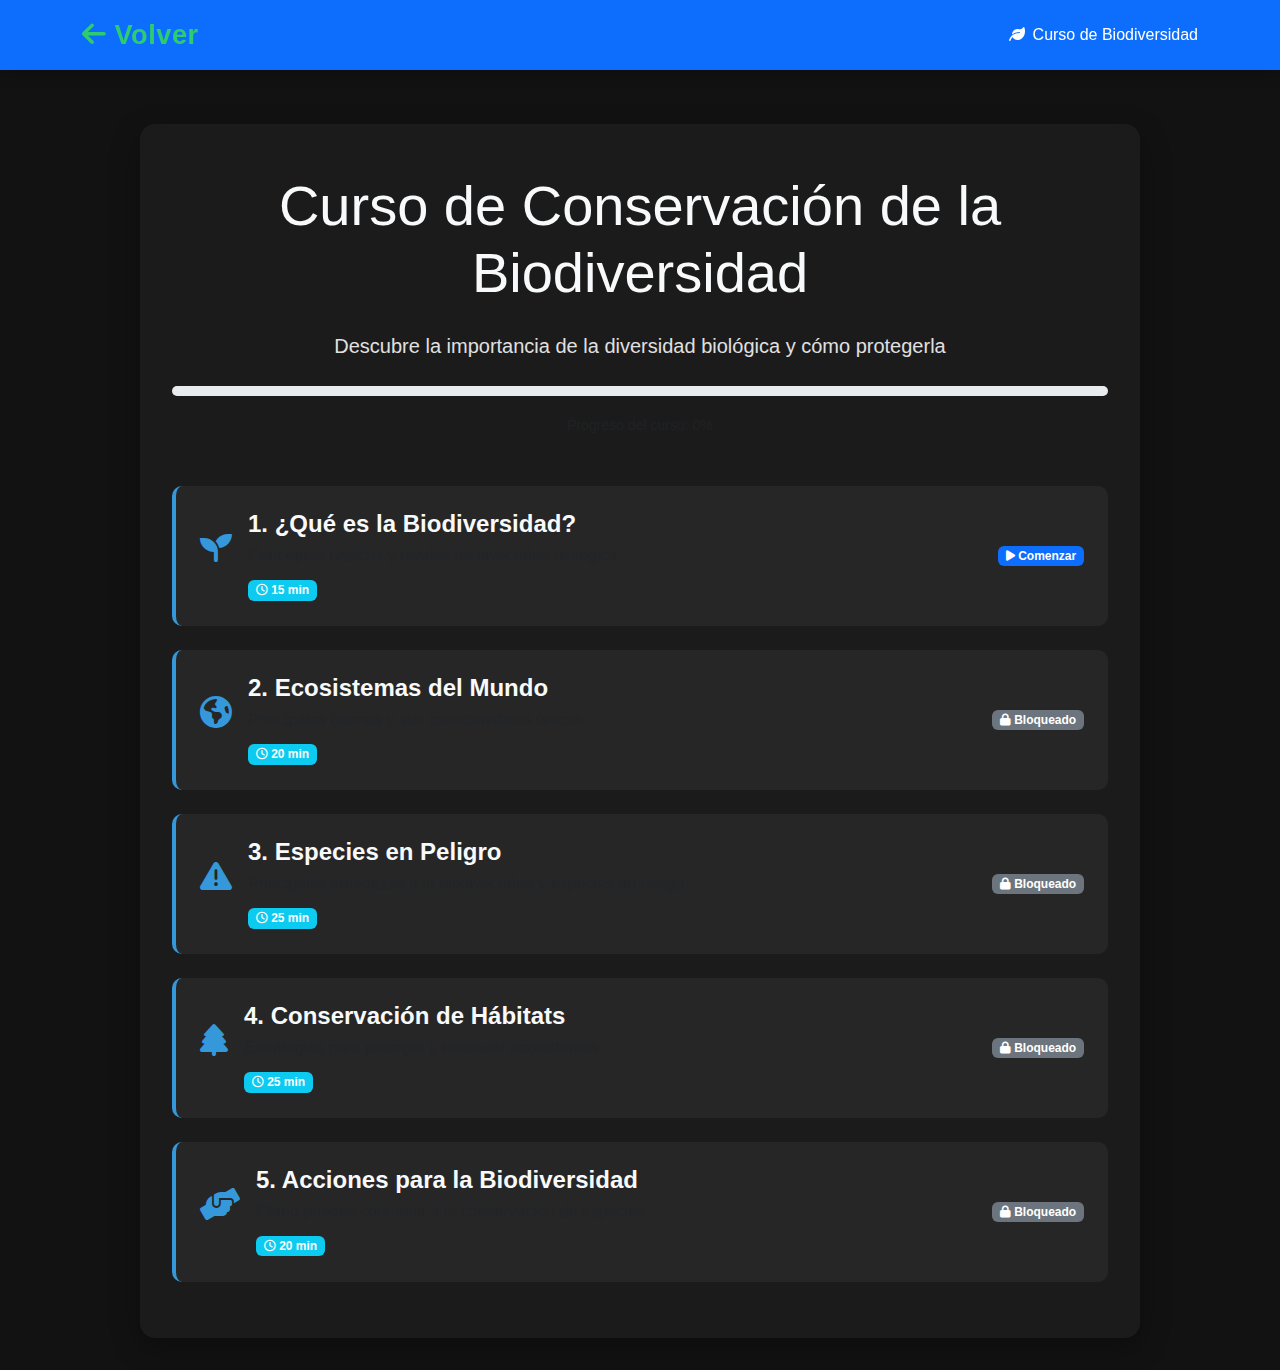
<file: cursos/biodiversidad.html>
<!DOCTYPE html>
<html lang="es">
<head>
    <meta charset="UTF-8">
    <meta name="viewport" content="width=device-width, initial-scale=1.0">
    <title>Curso de Biodiversidad - AmbiTrack</title>
    <link href="https://cdn.jsdelivr.net/npm/bootstrap@5.3.0/dist/css/bootstrap.min.css" rel="stylesheet">
    <link rel="stylesheet" href="https://cdnjs.cloudflare.com/ajax/libs/font-awesome/6.0.0-beta3/css/all.min.css">
    <link rel="stylesheet" href="../css/styles.css">
    <style>
        .course-container {
            max-width: 1000px;
            margin: 2rem auto;
            padding: 2rem;
            background: rgba(30, 30, 30, 0.8);
            border-radius: 15px;
            box-shadow: 0 10px 30px rgba(0, 0, 0, 0.3);
        }
        
        .module-card {
            background: rgba(255, 255, 255, 0.05);
            border-radius: 10px;
            padding: 1.5rem;
            margin-bottom: 1.5rem;
            border-left: 4px solid #3498db;
            transition: transform 0.3s;
        }
        
        .module-card:hover {
            transform: translateY(-5px);
            background: rgba(52, 152, 219, 0.1);
        }
        
        .progress {
            height: 10px;
            margin: 1rem 0;
        }
        
        .module-badge {
            position: absolute;
            top: 1rem;
            right: 1rem;
            font-size: 0.8rem;
        }
        
        .biodiversity-icon {
            font-size: 2rem;
            margin-bottom: 1rem;
            color: #3498db;
        }
    </style>
</head>
<body>
    <!-- Navigation -->
    <nav class="navbar navbar-expand-lg navbar-dark bg-primary fixed-top">
        <div class="container">
            <a class="navbar-brand" href="../index.html">
                <i class="fas fa-arrow-left me-2"></i>Volver
            </a>
            <span class="navbar-text text-white">
                <i class="fas fa-leaf me-2"></i>Curso de Biodiversidad
            </span>
        </div>
    </nav>

    <div class="container course-container mt-5 pt-5">
        <div class="text-center mb-5">
            <h1 class="display-4">Curso de Conservación de la Biodiversidad</h1>
            <p class="lead">Descubre la importancia de la diversidad biológica y cómo protegerla</p>
            
            <div class="progress mt-4">
                <div class="progress-bar bg-primary" role="progressbar" style="width: 0%" id="course-progress"></div>
            </div>
            <small class="text-muted">Progreso del curso: <span id="progress-text">0%</span></small>
        </div>
        
        <div class="row" id="modules-container">
            <!-- Módulos se cargarán aquí dinámicamente -->
        </div>
    </div>

    <script>
        document.addEventListener('DOMContentLoaded', function() {
            const modules = [
                {
                    id: 1,
                    title: '¿Qué es la Biodiversidad?',
                    description: 'Conceptos básicos y niveles de diversidad biológica.',
                    duration: '15 min',
                    completed: false,
                    locked: false,
                    icon: 'fa-seedling'
                },
                {
                    id: 2,
                    title: 'Ecosistemas del Mundo',
                    description: 'Principales biomas y sus características únicas.',
                    duration: '20 min',
                    completed: false,
                    locked: true,
                    icon: 'fa-globe-americas'
                },
                {
                    id: 3,
                    title: 'Especies en Peligro',
                    description: 'Principales amenazas a la biodiversidad y especies en riesgo.',
                    duration: '25 min',
                    completed: false,
                    locked: true,
                    icon: 'fa-exclamation-triangle'
                },
                {
                    id: 4,
                    title: 'Conservación de Hábitats',
                    description: 'Estrategias para proteger y restaurar ecosistemas.',
                    duration: '25 min',
                    completed: false,
                    locked: true,
                    icon: 'fa-tree'
                },
                {
                    id: 5,
                    title: 'Acciones para la Biodiversidad',
                    description: 'Cómo puedes contribuir a la conservación de especies.',
                    duration: '20 min',
                    completed: false,
                    locked: true,
                    icon: 'fa-hands-helping'
                }
            ];
            
            const modulesContainer = document.getElementById('modules-container');
            
            function renderModules() {
                modulesContainer.innerHTML = '';
                let completedCount = 0;
                
                modules.forEach(module => {
                    const moduleElement = document.createElement('div');
                    moduleElement.className = 'col-md-12';
                    
                    let badge = '';
                    if (module.completed) {
                        badge = '<span class="badge bg-success"><i class="fas fa-check"></i> Completado</span>';
                        completedCount++;
                    } else if (module.locked) {
                        badge = '<span class="badge bg-secondary"><i class="fas fa-lock"></i> Bloqueado</span>';
                    } else {
                        badge = '<span class="badge bg-primary"><i class="fas fa-play"></i> Comenzar</span>';
                    }
                    
                    moduleElement.innerHTML = `
                        <div class="module-card position-relative">
                            <div class="d-flex justify-content-between align-items-center">
                                <div>
                                    <div class="d-flex align-items-center">
                                        <i class="fas ${module.icon} me-3 biodiversity-icon"></i>
                                        <div>
                                            <h4 class="mb-1">${module.id}. ${module.title}</h4>
                                            <p class="mb-2 text-muted">${module.description}</p>
                                            <span class="badge bg-info"><i class="far fa-clock"></i> ${module.duration}</span>
                                        </div>
                                    </div>
                                </div>
                                ${badge}
                            </div>
                        </div>
                    `;
                    
                    if (!module.locked) {
                        moduleElement.querySelector('.module-card').style.cursor = 'pointer';
                        moduleElement.querySelector('.module-card').addEventListener('click', () => {
                            startModule(module.id);
                        });
                    }
                    
                    modulesContainer.appendChild(moduleElement);
                });
                
                // Actualizar progreso
                const progress = Math.round((completedCount / modules.length) * 100);
                document.getElementById('course-progress').style.width = `${progress}%`;
                document.getElementById('progress-text').textContent = `${progress}%`;
            }
            
            function startModule(moduleId) {
                // Aquí iría la lógica para cargar el contenido del módulo
                alert(`Iniciando módulo ${moduleId}: ${modules[moduleId - 1].title}`);
                // Marcar como completado después de ver el módulo
                modules[moduleId - 1].completed = true;
                // Desbloquear el siguiente módulo si existe
                if (moduleId < modules.length) {
                    modules[moduleId].locked = false;
                }
                renderModules();
            }
            
            // Inicializar
            renderModules();
        });
    </script>
</body>
</html>
</file>
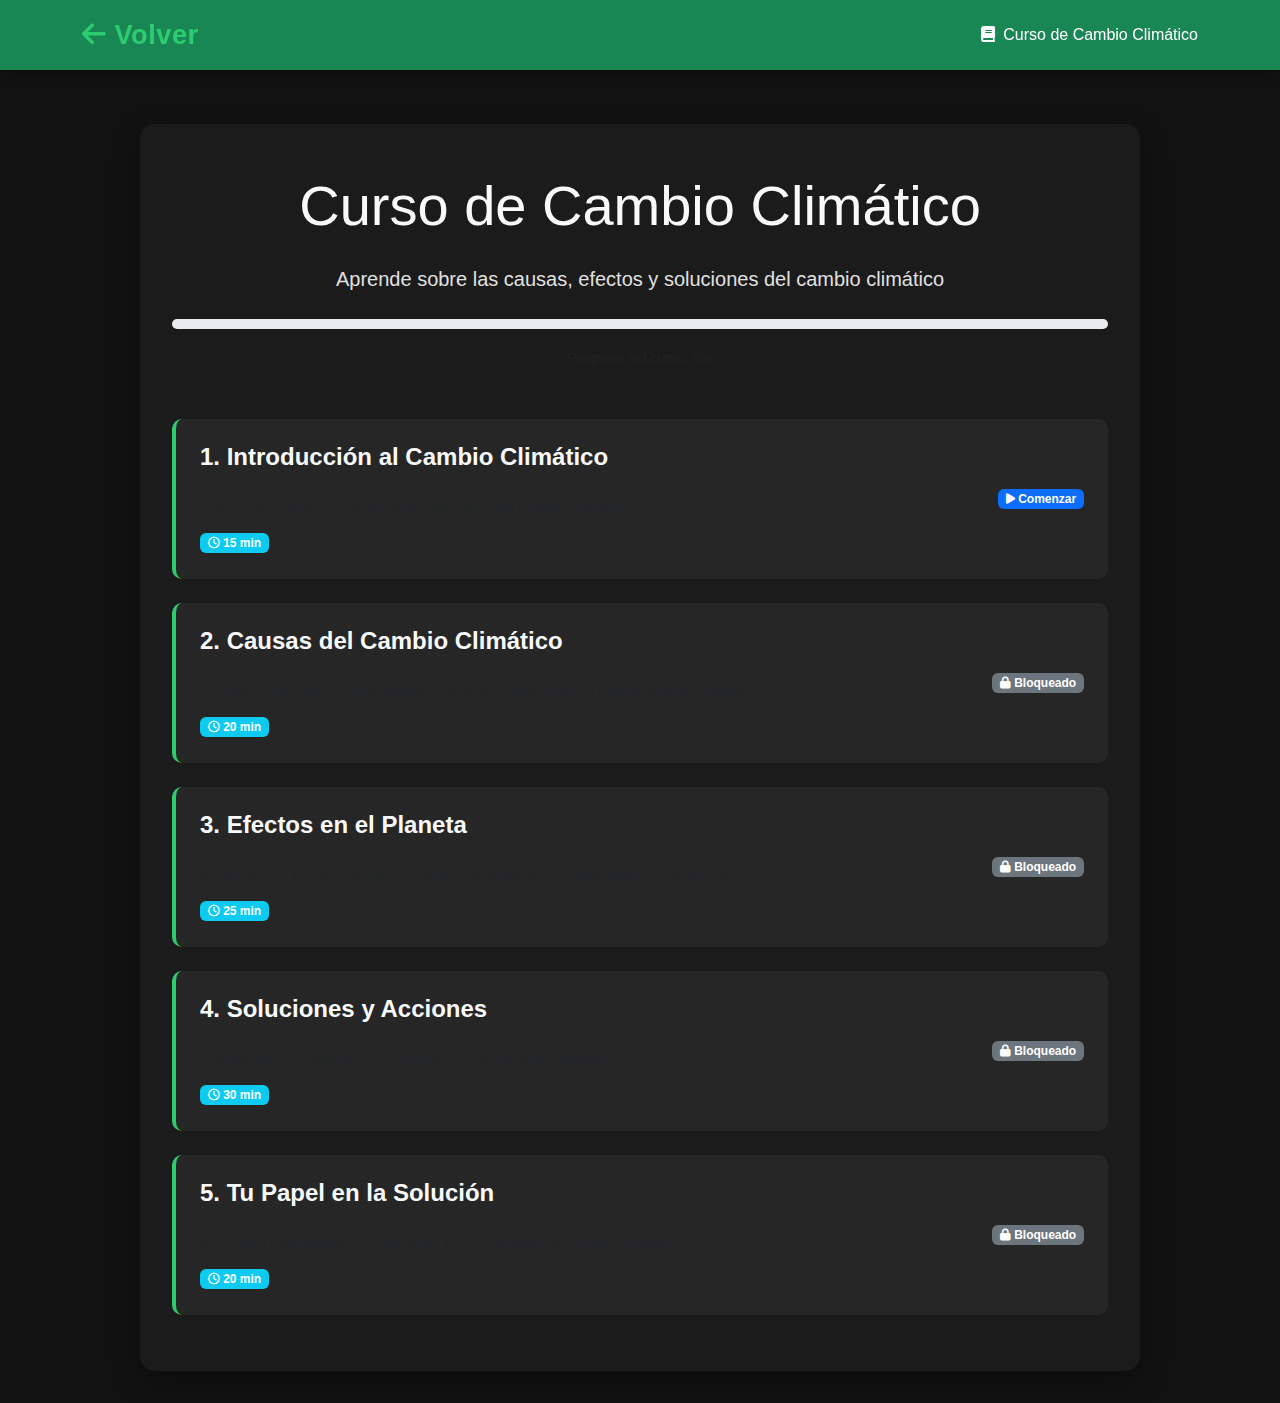
<file: cursos/cambio-climatico.html>
<!DOCTYPE html>
<html lang="es">
<head>
    <meta charset="UTF-8">
    <meta name="viewport" content="width=device-width, initial-scale=1.0">
    <title>Curso de Cambio Climático - AmbiTrack</title>
    <link href="https://cdn.jsdelivr.net/npm/bootstrap@5.3.0/dist/css/bootstrap.min.css" rel="stylesheet">
    <link rel="stylesheet" href="https://cdnjs.cloudflare.com/ajax/libs/font-awesome/6.0.0-beta3/css/all.min.css">
    <link rel="stylesheet" href="../css/styles.css">
    <style>
        .course-container {
            max-width: 1000px;
            margin: 2rem auto;
            padding: 2rem;
            background: rgba(30, 30, 30, 0.8);
            border-radius: 15px;
            box-shadow: 0 10px 30px rgba(0, 0, 0, 0.3);
        }
        
        .module-card {
            background: rgba(255, 255, 255, 0.05);
            border-radius: 10px;
            padding: 1.5rem;
            margin-bottom: 1.5rem;
            border-left: 4px solid var(--primary-color);
            transition: transform 0.3s;
        }
        
        .module-card:hover {
            transform: translateY(-5px);
            background: rgba(46, 204, 113, 0.1);
        }
        
        .progress {
            height: 10px;
            margin: 1rem 0;
        }
        
        .module-badge {
            position: absolute;
            top: 1rem;
            right: 1rem;
            font-size: 0.8rem;
        }
    </style>
</head>
<body>
    <!-- Navigation -->
    <nav class="navbar navbar-expand-lg navbar-dark bg-success fixed-top">
        <div class="container">
            <a class="navbar-brand" href="../index.html">
                <i class="fas fa-arrow-left me-2"></i>Volver
            </a>
            <span class="navbar-text text-white">
                <i class="fas fa-book me-2"></i>Curso de Cambio Climático
            </span>
        </div>
    </nav>

    <div class="container course-container mt-5 pt-5">
        <div class="text-center mb-5">
            <h1 class="display-4">Curso de Cambio Climático</h1>
            <p class="lead">Aprende sobre las causas, efectos y soluciones del cambio climático</p>
            
            <div class="progress mt-4">
                <div class="progress-bar bg-success" role="progressbar" style="width: 0%" id="course-progress"></div>
            </div>
            <small class="text-muted">Progreso del curso: <span id="progress-text">0%</span></small>
        </div>
        
        <div class="row" id="modules-container">
            <!-- Módulos se cargarán aquí dinámicamente -->
        </div>
    </div>

    <script>
        document.addEventListener('DOMContentLoaded', function() {
            const modules = [
                {
                    id: 1,
                    title: 'Introducción al Cambio Climático',
                    description: 'Conceptos básicos y evidencia científica del cambio climático.',
                    duration: '15 min',
                    completed: false,
                    locked: false
                },
                {
                    id: 2,
                    title: 'Causas del Cambio Climático',
                    description: 'Factores naturales y antropogénicos que contribuyen al calentamiento global.',
                    duration: '20 min',
                    completed: false,
                    locked: true
                },
                {
                    id: 3,
                    title: 'Efectos en el Planeta',
                    description: 'Impactos en los ecosistemas, clima y fenómenos meteorológicos extremos.',
                    duration: '25 min',
                    completed: false,
                    locked: true
                },
                {
                    id: 4,
                    title: 'Soluciones y Acciones',
                    description: 'Estrategias de mitigación y adaptación al cambio climático.',
                    duration: '30 min',
                    completed: false,
                    locked: true
                },
                {
                    id: 5,
                    title: 'Tu Papel en la Solución',
                    description: 'Acciones individuales y colectivas para combatir el cambio climático.',
                    duration: '20 min',
                    completed: false,
                    locked: true
                }
            ];
            
            const modulesContainer = document.getElementById('modules-container');
            
            function renderModules() {
                modulesContainer.innerHTML = '';
                let completedCount = 0;
                
                modules.forEach(module => {
                    const moduleElement = document.createElement('div');
                    moduleElement.className = 'col-md-12';
                    
                    let badge = '';
                    if (module.completed) {
                        badge = '<span class="badge bg-success"><i class="fas fa-check"></i> Completado</span>';
                        completedCount++;
                    } else if (module.locked) {
                        badge = '<span class="badge bg-secondary"><i class="fas fa-lock"></i> Bloqueado</span>';
                    } else {
                        badge = '<span class="badge bg-primary"><i class="fas fa-play"></i> Comenzar</span>';
                    }
                    
                    moduleElement.innerHTML = `
                        <div class="module-card position-relative">
                            <div class="d-flex justify-content-between align-items-center">
                                <div>
                                    <h4>${module.id}. ${module.title}</h4>
                                    <p class="mb-2 text-muted">${module.description}</p>
                                    <span class="badge bg-info"><i class="far fa-clock"></i> ${module.duration}</span>
                                </div>
                                ${badge}
                            </div>
                        </div>
                    `;
                    
                    if (!module.locked) {
                        moduleElement.querySelector('.module-card').style.cursor = 'pointer';
                        moduleElement.querySelector('.module-card').addEventListener('click', () => {
                            startModule(module.id);
                        });
                    }
                    
                    modulesContainer.appendChild(moduleElement);
                });
                
                // Actualizar progreso
                const progress = Math.round((completedCount / modules.length) * 100);
                document.getElementById('course-progress').style.width = `${progress}%`;
                document.getElementById('progress-text').textContent = `${progress}%`;
            }
            
            function startModule(moduleId) {
                // Aquí iría la lógica para cargar el contenido del módulo
                alert(`Iniciando módulo ${moduleId}: ${modules[moduleId - 1].title}`);
                // Marcar como completado después de ver el módulo
                modules[moduleId - 1].completed = true;
                // Desbloquear el siguiente módulo si existe
                if (moduleId < modules.length) {
                    modules[moduleId].locked = false;
                }
                renderModules();
            }
            
            // Inicializar
            renderModules();
        });
    </script>
</body>
</html>
</file>
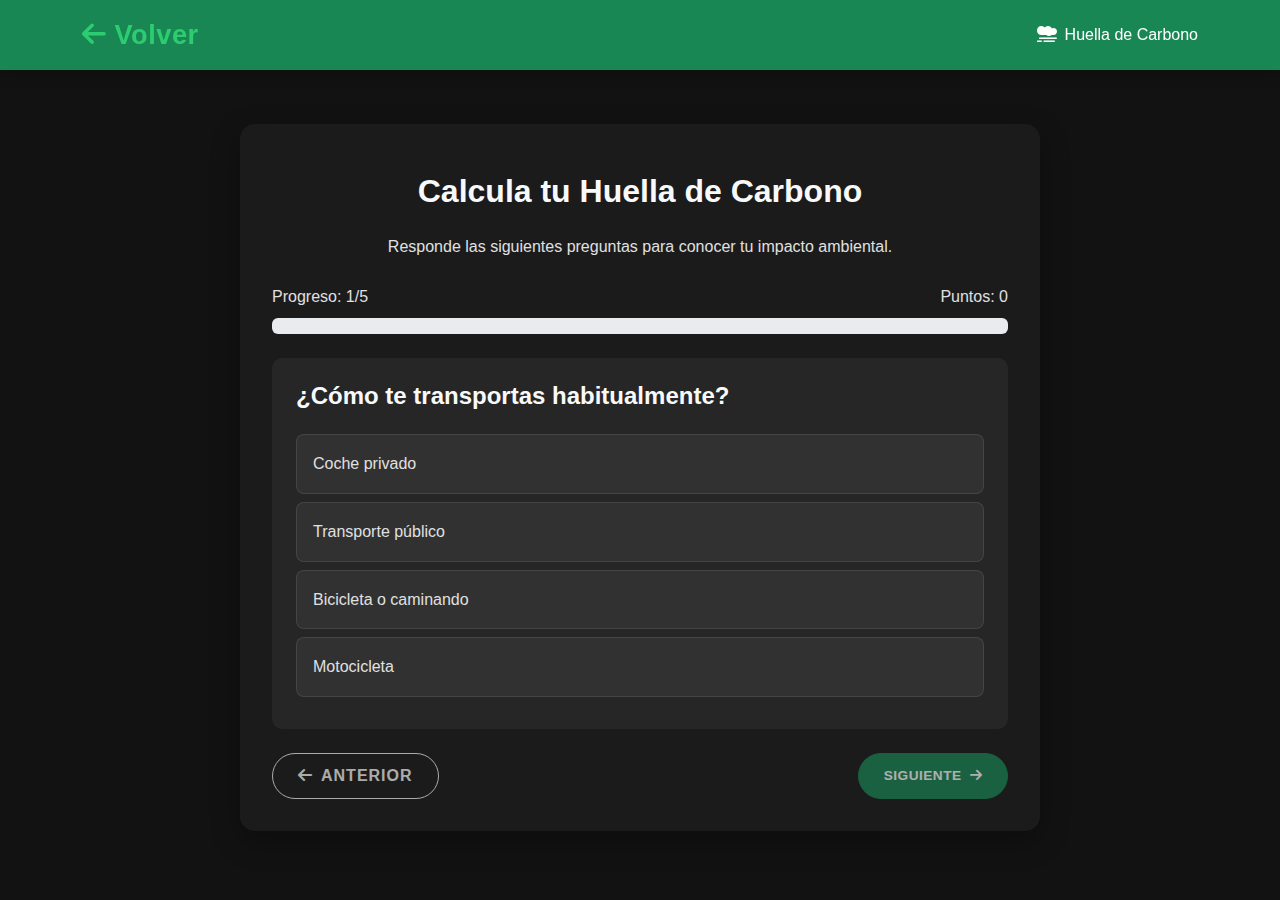
<file: games/huella-carbono.html>
<!DOCTYPE html>
<html lang="es">
<head>
    <meta charset="UTF-8">
    <meta name="viewport" content="width=device-width, initial-scale=1.0">
    <title>Huella de Carbono - AmbiTrack</title>
    <link href="https://cdn.jsdelivr.net/npm/bootstrap@5.3.0/dist/css/bootstrap.min.css" rel="stylesheet">
    <link rel="stylesheet" href="https://cdnjs.cloudflare.com/ajax/libs/font-awesome/6.0.0-beta3/css/all.min.css">
    <link rel="stylesheet" href="../css/styles.css">
    <style>
        .game-container {
            max-width: 800px;
            margin: 2rem auto;
            padding: 2rem;
            background: rgba(30, 30, 30, 0.8);
            border-radius: 15px;
            box-shadow: 0 10px 30px rgba(0, 0, 0, 0.3);
        }
        
        .carbon-meter {
            height: 30px;
            background: #333;
            border-radius: 15px;
            margin: 2rem 0;
            overflow: hidden;
            position: relative;
        }
        
        .carbon-fill {
            height: 100%;
            width: 0%;
            background: linear-gradient(90deg, #2ecc71, #f1c40f, #e74c3c);
            transition: width 0.5s ease;
        }
        
        .carbon-labels {
            display: flex;
            justify-content: space-between;
            margin-top: 0.5rem;
            font-size: 0.9rem;
            color: var(--text-muted);
        }
        
        .question-container {
            background: rgba(255, 255, 255, 0.05);
            border-radius: 10px;
            padding: 1.5rem;
            margin: 1.5rem 0;
        }
        
        .option {
            background: rgba(255, 255, 255, 0.05);
            border: 1px solid rgba(255, 255, 255, 0.1);
            border-radius: 8px;
            padding: 1rem;
            margin: 0.5rem 0;
            cursor: pointer;
            transition: all 0.3s;
        }
        
        .option:hover {
            background: rgba(46, 204, 113, 0.1);
            border-color: rgba(46, 204, 113, 0.3);
        }
        
        .option.selected {
            background: rgba(46, 204, 113, 0.2);
            border-color: var(--primary-color);
        }
        
        .feedback {
            min-height: 50px;
            margin: 1rem 0;
            padding: 1rem;
            border-radius: 8px;
            font-weight: 500;
            display: none;
        }
        
        .feedback.correct {
            background: rgba(46, 204, 113, 0.1);
            border-left: 4px solid #2ecc71;
            color: #2ecc71;
        }
        
        .feedback.incorrect {
            background: rgba(231, 76, 60, 0.1);
            border-left: 4px solid #e74c3c;
            color: #e74c3c;
        }
        
        .result-container {
            display: none;
            text-align: center;
            padding: 2rem 0;
        }
        
        .result-icon {
            font-size: 4rem;
            margin-bottom: 1rem;
        }
    </style>
</head>
<body>
    <!-- Navigation -->
    <nav class="navbar navbar-expand-lg navbar-dark bg-success fixed-top">
        <div class="container">
            <a class="navbar-brand" href="../index.html">
                <i class="fas fa-arrow-left me-2"></i>Volver
            </a>
            <span class="navbar-text text-white">
                <i class="fas fa-smog me-2"></i>Huella de Carbono
            </span>
        </div>
    </nav>

    <div class="container game-container mt-5 pt-5">
        <h2 class="text-center mb-4">Calcula tu Huella de Carbono</h2>
        <p class="text-center mb-4">Responde las siguientes preguntas para conocer tu impacto ambiental.</p>
        
        <div class="progress-container mb-4">
            <div class="d-flex justify-content-between mb-2">
                <span>Progreso: <span id="current-question">1</span>/<span id="total-questions">0</span></span>
                <span>Puntos: <span id="carbon-score">0</span></span>
            </div>
            <div class="progress">
                <div id="progress-bar" class="progress-bar bg-success" role="progressbar" style="width: 0%"></div>
            </div>
        </div>
        
        <div id="question-container">
            <!-- Las preguntas se cargarán aquí dinámicamente -->
        </div>
        
        <div class="d-flex justify-content-between mt-4">
            <button id="prev-btn" class="btn btn-outline-light" disabled>
                <i class="fas fa-arrow-left me-2"></i>Anterior
            </button>
            <button id="next-btn" class="btn btn-success">
                Siguiente<i class="fas fa-arrow-right ms-2"></i>
            </button>
            <button id="finish-btn" class="btn btn-primary" style="display: none;">
                Ver resultados<i class="fas fa-chart-bar ms-2"></i>
            </button>
        </div>
        
        <div id="feedback" class="feedback"></div>
        
        <div id="result-container" class="result-container">
            <div class="result-icon"></div>
            <h3 id="result-title"></h3>
            <p id="result-description" class="lead"></p>
            <p id="result-tips"></p>
            <button id="restart-btn" class="btn btn-success mt-3">
                <i class="fas fa-redo me-2"></i>Intentar de nuevo
            </button>
        </div>
    </div>

    <script src="../js/games/huella-carbono.js"></script>
</body>
</html>
</file>
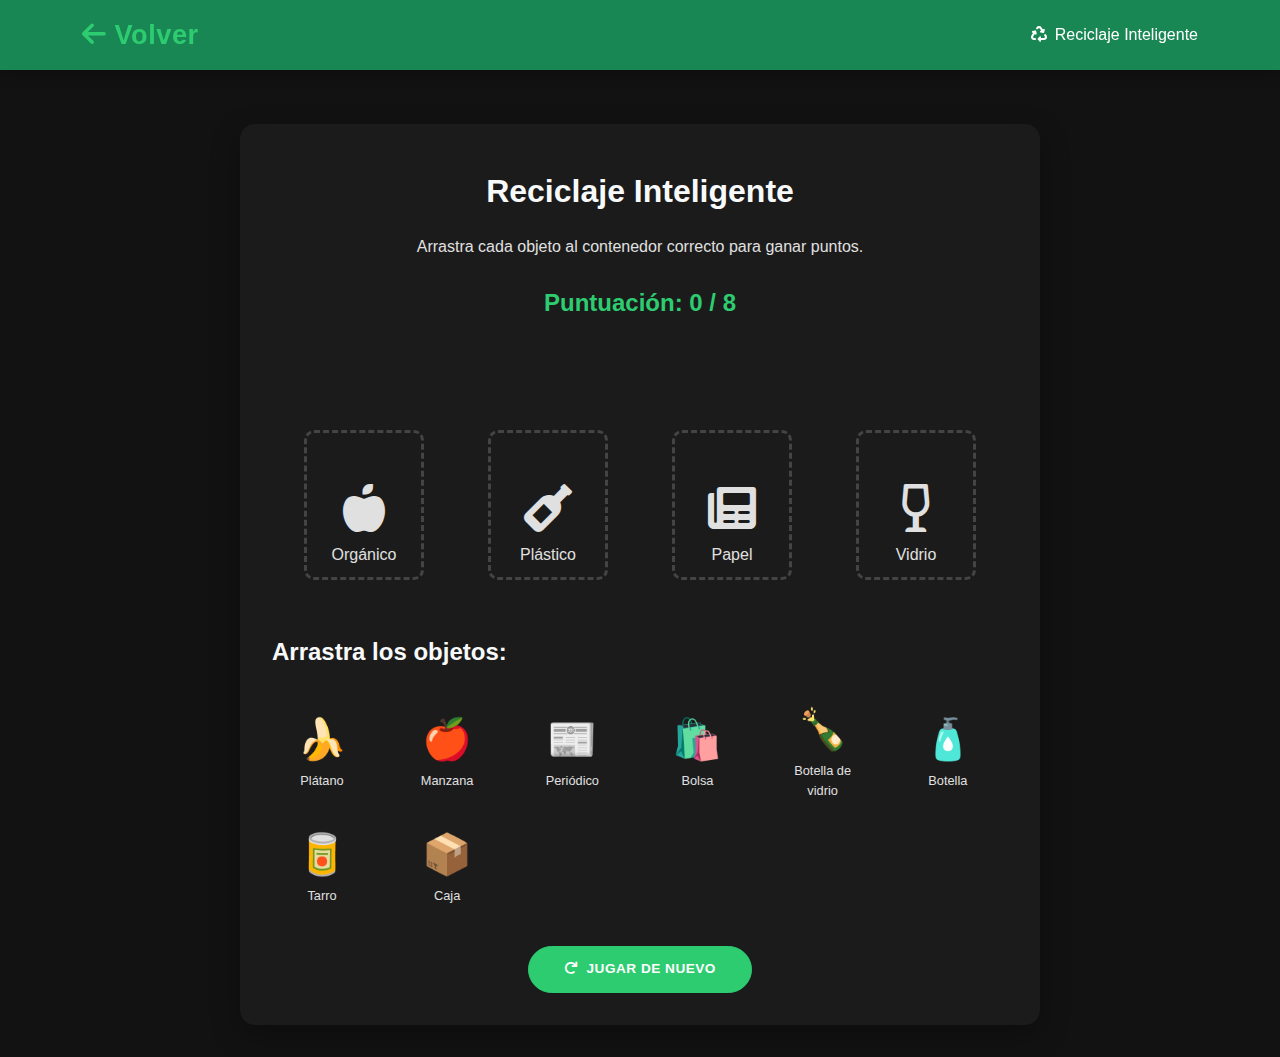
<file: games/reciclaje.html>
<!DOCTYPE html>
<html lang="es">
<head>
    <meta charset="UTF-8">
    <meta name="viewport" content="width=device-width, initial-scale=1.0">
    <title>Reciclaje Inteligente - AmbiTrack</title>
    <link href="https://cdn.jsdelivr.net/npm/bootstrap@5.3.0/dist/css/bootstrap.min.css" rel="stylesheet">
    <link rel="stylesheet" href="https://cdnjs.cloudflare.com/ajax/libs/font-awesome/6.0.0-beta3/css/all.min.css">
    <link rel="stylesheet" href="../css/styles.css">
    <style>
        .game-container {
            max-width: 800px;
            margin: 2rem auto;
            padding: 2rem;
            background: rgba(30, 30, 30, 0.8);
            border-radius: 15px;
            box-shadow: 0 10px 30px rgba(0, 0, 0, 0.3);
        }
        
        .trash-item {
            width: 80px;
            height: 80px;
            margin: 10px;
            cursor: grab;
            transition: transform 0.2s;
            background-size: contain;
            background-repeat: no-repeat;
            background-position: center;
        }
        
        .trash-item:active {
            cursor: grabbing;
        }
        
        .bin {
            width: 120px;
            height: 150px;
            margin: 10px;
            border: 3px dashed #444;
            border-radius: 10px;
            display: flex;
            flex-direction: column;
            align-items: center;
            justify-content: flex-end;
            padding-bottom: 10px;
            transition: all 0.3s;
        }
        
        .bin.over {
            border-color: #2ecc71;
            background-color: rgba(46, 204, 113, 0.1);
        }
        
        .bin-icon {
            font-size: 3rem;
            margin-bottom: 10px;
        }
        
        .score-container {
            font-size: 1.5rem;
            margin: 1rem 0;
            color: var(--primary-color);
            font-weight: bold;
        }
        
        .trash-grid {
            display: grid;
            grid-template-columns: repeat(auto-fill, minmax(100px, 1fr));
            gap: 15px;
            margin: 2rem 0;
        }
        
        .bins-container {
            display: flex;
            justify-content: space-around;
            flex-wrap: wrap;
            margin: 2rem 0;
        }
        
        .feedback {
            min-height: 50px;
            margin: 1rem 0;
            font-size: 1.2rem;
            font-weight: bold;
            text-align: center;
        }
        
        .correct {
            color: #2ecc71;
        }
        
        .incorrect {
            color: #e74c3c;
        }
    </style>
</head>
<body>
    <!-- Navigation -->
    <nav class="navbar navbar-expand-lg navbar-dark bg-success fixed-top">
        <div class="container">
            <a class="navbar-brand" href="../index.html">
                <i class="fas fa-arrow-left me-2"></i>Volver
            </a>
            <span class="navbar-text text-white">
                <i class="fas fa-recycle me-2"></i>Reciclaje Inteligente
            </span>
        </div>
    </nav>

    <div class="container game-container mt-5 pt-5">
        <h2 class="text-center mb-4">Reciclaje Inteligente</h2>
        <p class="text-center mb-4">Arrastra cada objeto al contenedor correcto para ganar puntos.</p>
        
        <div class="score-container text-center">
            Puntuación: <span id="score">0</span> / <span id="total">0</span>
        </div>
        
        <div class="feedback" id="feedback"></div>
        
        <div class="bins-container">
            <div class="bin" id="bin-organic">
                <i class="fas fa-apple-alt bin-icon"></i>
                <div>Orgánico</div>
            </div>
            <div class="bin" id="bin-plastic">
                <i class="fas fa-wine-bottle bin-icon"></i>
                <div>Plástico</div>
            </div>
            <div class="bin" id="bin-paper">
                <i class="fas fa-newspaper bin-icon"></i>
                <div>Papel</div>
            </div>
            <div class="bin" id="bin-glass">
                <i class="fas fa-wine-glass-alt bin-icon"></i>
                <div>Vidrio</div>
            </div>
        </div>
        
        <h4 class="mt-5 mb-3">Arrastra los objetos:</h4>
        <div class="trash-grid" id="trash-items">
            <!-- Los elementos de basura se generarán con JavaScript -->
        </div>
        
        <div class="text-center mt-4">
            <button class="btn btn-success btn-lg" id="restart-btn">
                <i class="fas fa-redo me-2"></i>Jugar de nuevo
            </button>
        </div>
    </div>

    <script src="../js/games/reciclaje.js"></script>
</body>
</html>
</file>
<file: css/styles.css>
/* Global Styles */
:root {
    --primary-color: #2ecc71;
    /* Verde brillante */
    --secondary-color: #27ae60;
    /* Verde más oscuro */
    --accent-color: #1a1a1a;
    /* Negro suave */
    --light-color: #f8f9fa;
    /* Gris claro */
    --dark-color: #e0e0e0;
    /* Texto claro */
    --background-dark: #121212;
    /* Fondo oscuro principal */
    --background-darker: #0a0a0a;
    /* Fondo más oscuro */
    --card-bg: #1e1e1e;
    /* Fondo de tarjetas */
    --border-color: #333333;
    /* Color de bordes */
    --text-muted: #9e9e9e;
    /* Texto secundario */
}

body {
    font-family: 'Segoe UI', Tahoma, Geneva, Verdana, sans-serif;
    padding-top: 76px;
    color: var(--dark-color);
    background-color: var(--background-dark);
    line-height: 1.6;
}

h1,
h2,
h3,
h4,
h5,
h6 {
    font-weight: 700;
    color: var(--light-color);
    margin-bottom: 1.5rem;
}

a {
    text-decoration: none;
    transition: all 0.3s ease;
}

/* Navbar */
.navbar {
    box-shadow: 0 2px 15px rgba(0, 0, 0, 0.3);
    padding: 15px 0;
    background-color: transparent;
    border-bottom: 1px solid var(--border-color);
}

.navbar-brand {
    font-weight: 700;
    font-size: 1.7rem;
    color: var(--primary-color) !important;
    letter-spacing: 0.5px;
}

.navbar-nav .nav-link {
    font-weight: 500;
}

/* Hero Slider */
.hero-slider {
    width: 100%;
    height: 100vh;
    min-height: 600px;
    position: relative;
    overflow: hidden;
    margin-top: -76px;
}

.hero-slider .swiper-slide {
    background-size: cover;
    background-position: center;
    background-repeat: no-repeat;
    position: relative;
    display: flex;
    align-items: center;
    justify-content: center;
    color: white;
    text-align: center;
    z-index: 1;
}

.hero-slider .swiper-slide::before {
    content: '';
    position: absolute;
    top: 0;
    left: 0;
    width: 100%;
    height: 100%;
    background: rgba(0, 0, 0, 0.6);
    z-index: -1;
}

.hero-slider h1 {
    font-size: 3.5rem;
    font-weight: 800;
    margin-bottom: 1.5rem;
    text-shadow: 2px 2px 8px rgba(0, 0, 0, 0.5);
    opacity: 0;
    transform: translateY(30px);
    transition: all 0.6s ease 0.3s;
}

.hero-slider p {
    font-size: 1.25rem;
    margin-bottom: 2rem;
    max-width: 700px;
    margin-left: auto;
    margin-right: auto;
    opacity: 0;
    transform: translateY(30px);
    transition: all 0.6s ease 0.5s;
}

.hero-slider .btn {
    opacity: 0;
    transform: translateY(30px);
    transition: all 0.6s ease 0.7s;
}

.hero-slider .swiper-slide-active h1,
.hero-slider .swiper-slide-active p,
.hero-slider .swiper-slide-active .btn {
    opacity: 1;
    transform: translateY(0);
}

/* Navigation Arrows */
.hero-slider .swiper-button-next,
.hero-slider .swiper-button-prev {
    color: white;
    width: 60px;
    height: 60px;
    background: rgba(255, 255, 255, 0.1);
    border-radius: 50%;
    backdrop-filter: blur(5px);
    transition: all 0.3s ease;
    margin-top: -30px;
}

.hero-slider .swiper-button-next:hover,
.hero-slider .swiper-button-prev:hover {
    background: rgba(46, 204, 113, 0.8);
    transform: scale(1.1);
}

.hero-slider .swiper-button-next::after,
.hero-slider .swiper-button-prev::after {
    font-size: 1.5rem;
    font-weight: bold;
}

/* Pagination */
.hero-slider .swiper-pagination-bullet {
    width: 12px;
    height: 12px;
    background: rgba(255, 255, 255, 0.5);
    opacity: 1;
    margin: 0 8px !important;
    transition: all 0.3s ease;
}

.hero-slider .swiper-pagination-bullet-active {
    background: var(--primary-color);
    transform: scale(1.2);
    box-shadow: 0 0 10px rgba(46, 204, 113, 0.8);
}

/* Scroll Down Button */
.scroll-down {
    position: absolute;
    bottom: 40px;
    left: 50%;
    transform: translateX(-50%);
    z-index: 10;
    cursor: pointer;
    animation: bounce 2s infinite;
}

.scroll-down-link {
    display: flex;
    flex-direction: column;
    align-items: center;
    color: white;
    text-decoration: none;
}

.scroll-down span {
    display: block;
    width: 10px;
    height: 10px;
    border-right: 2px solid white;
    border-bottom: 2px solid white;
    transform: rotate(45deg);
    margin: -4px;
    animation: scrollDown 2s infinite;
}

.scroll-down span:nth-child(2) {
    animation-delay: -0.2s;
}

.scroll-down span:nth-child(3) {
    animation-delay: -0.4s;
}

@keyframes scrollDown {
    0% {
        opacity: 0;
        transform: rotate(45deg) translate(-10px, -10px);
    }

    50% {
        opacity: 1;
    }

    100% {
        opacity: 0;
        transform: rotate(45deg) translate(10px, 10px);
    }
}

@keyframes bounce {

    0%,
    20%,
    50%,
    80%,
    100% {
        transform: translateY(0) translateX(-50%);
    }

    40% {
        transform: translateY(-20px) translateX(-50%);
    }

    60% {
        transform: translateY(-10px) translateX(-50%);
    }
}

/* Navbar Links */
.navbar-nav .nav-link {
    padding: 0.5rem 1.2rem;
    margin: 0 0.3rem;
    border-radius: 6px;
    color: var(--light-color) !important;
    transition: all 0.3s ease;
}

.navbar-nav .nav-link:hover,
.navbar-nav .nav-link.active {
    background-color: rgba(255, 255, 255, 0.2);
}

/* Responsive */
@media (max-width: 1199.98px) {
    .hero-slider h1 {
        font-size: 3rem;
    }
}

@media (max-width: 991.98px) {
    .hero-slider h1 {
        font-size: 2.5rem;
    }
    
    .hero-slider p {
        font-size: 1.1rem;
    }
}

@media (max-width: 767.98px) {
    .hero-slider h1 {
        font-size: 2.2rem;
    }

    .hero-slider .swiper-button-next,
    .hero-slider .swiper-button-prev {
        width: 40px;
        height: 40px;
    }
}

@media (max-width: 575.98px) {
    .hero-slider h1 {
        font-size: 1.8rem;
    }

    .hero-slider p {
        font-size: 1rem;
    }
    
    .hero-slider .swiper-button-next,
    .hero-slider .swiper-button-prev {
        width: 35px;
        height: 35px;
    }
    
    .swiper-button-next:after,
    .swiper-button-prev:after {
        font-size: 1.2rem;
    }
}

/* Hero Section */
.hero-section {
    background: linear-gradient(rgba(0, 0, 0, 0.8), rgba(0, 0, 0, 0.8)),
        url('https://images.unsplash.com/photo-1526778548025-fa2f459cd5ce?ixlib=rb-1.2.1&auto=format&fit=crop&w=1950&q=80');
    background-size: cover;
    background-position: center;
    background-attachment: fixed;
    height: 100vh;
    min-height: 600px;
    display: flex;
    align-items: center;
    text-align: center;
    color: var(--light-color);
    position: relative;
    margin-top: -76px;
    /* Offset for fixed navbar */
}

.hero-section h1 {
    color: white;
    font-size: 3rem;
    margin-bottom: 1.5rem;
    text-shadow: 2px 2px 4px rgba(0, 0, 0, 0.5);
}

.hero-section p {
    font-size: 1.25rem;
    max-width: 700px;
    margin: 0 auto 2rem;
    text-shadow: 1px 1px 3px rgba(0, 0, 0, 0.5);
}

/* Sections */
section {
    padding: 80px 0;
}

.section-title {
    position: relative;
    margin-bottom: 50px;
    text-align: center;
}

.section-title:after {
    content: '';
    display: block;
    width: 70px;
    height: 4px;
    background: var(--primary-color);
    margin: 15px auto 0;
}

/* Cursos Section */
#cursos {
    background-color: var(--background-darker);
    padding: 4rem 0;
}

#cursos .card {
    transition: all 0.4s cubic-bezier(0.4, 0, 0.2, 1);
    border: 1px solid var(--border-color);
    overflow: hidden;
    background-color: var(--card-bg);
    box-shadow: 0 4px 20px rgba(0, 0, 0, 0.3);
    height: 100%;
    display: flex;
    flex-direction: column;
}

#cursos .card:hover {
    transform: translateY(-10px) scale(1.02);
    box-shadow: 0 15px 35px rgba(46, 204, 113, 0.15) !important;
    border-color: var(--primary-color);
}

#cursos .card-img-top {
    height: 200px;
    object-fit: cover;
    transition: transform 0.7s ease;
    filter: brightness(0.9);
}

#cursos .card:hover .card-img-top {
    transform: scale(1.1);
    filter: brightness(1);
}

#cursos .card-body {
    padding: 1.75rem;
    flex: 1;
    display: flex;
    flex-direction: column;
}

#cursos .card-title {
    font-size: 1.3rem;
    font-weight: 700;
    margin-bottom: 0.75rem;
    color: var(--light-color);
    line-height: 1.4;
}

#cursos .card-text {
    color: var(--text-muted);
    margin-bottom: 1.5rem;
    font-size: 0.95rem;
    flex-grow: 1;
}

#cursos .badge {
    font-weight: 600;
    padding: 0.5em 1em;
    font-size: 0.75rem;
    letter-spacing: 0.5px;
    border-radius: 6px;
    background-color: rgba(46, 204, 113, 0.15);
    color: var(--primary-color);
    margin-right: 0.5rem;
    margin-bottom: 0.5rem;
    display: inline-block;
}

#cursos .text-muted {
    font-size: 0.85rem;
    color: var(--text-muted) !important;
}

#cursos .btn-outline-success {
    border-width: 2px;
    font-weight: 600;
    font-size: 0.85rem;
    padding: 0.5rem 1.25rem;
    color: var(--primary-color);
    border-color: var(--primary-color);
    transition: all 0.3s ease;
    border-radius: 8px;
    text-transform: uppercase;
    letter-spacing: 0.5px;
    margin-top: auto;
    align-self: flex-start;
}

#cursos .btn-outline-success:hover {
    background-color: var(--primary-color);
    color: #fff;
    transform: translateY(-2px);
    box-shadow: 0 5px 15px rgba(46, 204, 113, 0.3);
}

#cursos .position-relative {
    overflow: hidden;
    border-radius: 8px 8px 0 0;
}

#cursos .position-absolute .badge {
    font-size: 0.7rem;
    padding: 0.4em 0.9em;
    box-shadow: 0 4px 10px rgba(0, 0, 0, 0.2);
    background-color: var(--primary-color);
    color: #fff;
    font-weight: 600;
    top: 15px;
    right: 15px;
    border-radius: 50px;
    text-transform: uppercase;
    letter-spacing: 0.5px;
}

/* Cards */
.card {
    border: 1px solid var(--border-color);
    border-radius: 12px;
    transition: all 0.4s cubic-bezier(0.4, 0, 0.2, 1);
    margin-bottom: 2rem;
    overflow: hidden;
    background-color: var(--card-bg);
    box-shadow: 0 8px 30px rgba(0, 0, 0, 0.25);
    position: relative;
    z-index: 1;
}

.card::before {
    content: '';
    position: absolute;
    top: 0;
    left: 0;
    width: 100%;
    height: 5px;
    background: linear-gradient(90deg, var(--primary-color), var(--secondary-color));
    opacity: 0;
    transition: opacity 0.3s ease;
    z-index: 2;
}

.card:hover {
    transform: translateY(-8px);
    box-shadow: 0 15px 35px rgba(46, 204, 113, 0.15);
    border-color: rgba(46, 204, 113, 0.3);
}

.card:hover::before {
    opacity: 1;
}

.card-header {
    background-color: rgba(0, 0, 0, 0.2);
    border-bottom: 1px solid var(--border-color);
    padding: 1.25rem 1.75rem;
    color: var(--primary-color);
    font-weight: 600;
    letter-spacing: 0.5px;
    text-transform: uppercase;
    font-size: 0.9rem;
}

.card-body {
    padding: 1.75rem;
    color: var(--dark-color);
}

.card-title {
    color: var(--light-color);
    font-weight: 700;
    margin-bottom: 1rem;
    font-size: 1.4rem;
}

.card-text {
    color: var(--text-muted);
    line-height: 1.7;
    margin-bottom: 1.5rem;
}

.card-footer {
    background-color: rgba(0, 0, 0, 0.1);
    border-top: 1px solid var(--border-color);
    padding: 1.25rem 1.75rem;
    
}

.card-img-top {
    height: 200px;
    object-fit: cover;
}
.navbar{
    transition: all 0.3s ease;
    height: 70px !important;
    border-bottom:  0px solid transparent !important;
}
.visible-navbar{
    background-color: rgba(0, 0, 0, 0.877);
    backdrop-filter: saturate(180%) blur(20px);
}
/* Icon Box */
.icon-box {
    width: 80px;
    height: 80px;
    display: flex;
    align-items: center;
    justify-content: center;
    margin-bottom: 20px;
}

/* Buttons */
.btn {
    padding: 10px 25px;
    border-radius: 30px;
    font-weight: 600;
    text-transform: uppercase;
    letter-spacing: 1px;
    transition: all 0.3s ease;
}

.btn-lg {
    padding: 12px 35px;
}

.btn-success {
    background-color: var(--primary-color);
    border-color: var(--primary-color);
    font-weight: 600;
    letter-spacing: 0.5px;
    text-transform: uppercase;
    font-size: 0.85rem;
}

.btn-success:hover {
    background-color: var(--secondary-color);
    border-color: var(--secondary-color);
    transform: translateY(-2px);
    box-shadow: 0 5px 15px rgba(25, 135, 84, 0.3);
}

/* Contact Form */
.form-control {
    padding: 12px 15px;
    border-radius: 4px;
    border: 1px solid #ddd;
    margin-bottom: 15px;
}

.form-control:focus {
    border-color: var(--primary-color);
    box-shadow: 0 0 0 0.25rem rgba(25, 135, 84, 0.25);
}

/* Back to Top Button */
.back-to-top {
    position: fixed;
    bottom: 30px;
    right: 30px;
    width: 50px;
    height: 50px;
    border-radius: 50%;
    display: flex;
    align-items: center;
    justify-content: center;
    opacity: 0;
    visibility: hidden;
    transition: all 0.3s ease;
    z-index: 999;
}

.back-to-top.active {
    opacity: 1;
    visibility: visible;
}

/* Footer */
footer {
    background-color: var(--accent-color);
    color: var(--light-color);
    border-top: 5px solid var(--primary-color);
}

footer a {
    color: #adb5bd;
}

footer a:hover {
    color: #fff;
}

.social-links a {
    display: inline-block;
    width: 36px;
    height: 36px;
    background-color: rgba(255, 255, 255, 0.1);
    border-radius: 50%;
    text-align: center;
    line-height: 36px;
    margin-right: 8px;
    transition: all 0.3s ease;
    border: 1px solid rgba(255, 255, 255, 0.2);
}

.social-links a:hover {
    background-color: var(--primary-color);
    transform: translateY(-3px);
}

/* Estilos para la sección de juegos */
#juegos {
    background: linear-gradient(135deg, #0a1a14 0%, #0d241c 100%);
    padding: 5rem 0;
    position: relative;
    overflow: hidden;
}

#juegos::before {
    content: '';
    position: absolute;
    top: 0;
    left: 0;
    width: 100%;
    height: 100%;
    background: url('[data-uri]');
    opacity: 0.1;
    z-index: 0;
}

#juegos .container {
    position: relative;
    z-index: 1;
}

#juegos .card {
    background: rgba(30, 30, 30, 0.7);
    border: 1px solid rgba(46, 204, 113, 0.2);
    border-radius: 15px;
    overflow: hidden;
    transition: all 0.4s cubic-bezier(0.4, 0, 0.2, 1);
    backdrop-filter: blur(10px);
    box-shadow: 0 10px 30px rgba(0, 0, 0, 0.3);
}

#juegos .card:hover {
    transform: translateY(-10px);
    box-shadow: 0 15px 35px rgba(46, 204, 113, 0.2);
    border-color: var(--primary-color);
}

#juegos .card-img-top {
    height: 200px;
    object-fit: cover;
    border-bottom: 1px solid rgba(46, 204, 113, 0.2);
}

#juegos .card-body {
    padding: 1.5rem;
}

#juegos .card-title {
    color: var(--light-color);
    font-weight: 600;
    margin-bottom: 0.75rem;
}

#juegos .card-text {
    color: var(--text-muted);
    font-size: 0.95rem;
    margin-bottom: 1.25rem;
}

#juegos .badge {
    font-weight: 500;
    padding: 0.4em 0.8em;
    margin-right: 0.5rem;
    margin-bottom: 0.5rem;
    background: rgba(46, 204, 113, 0.15);
    color: var(--primary-color);
    border: 1px solid rgba(46, 204, 113, 0.2);
}

#juegos .btn-play {
    position: relative;
    overflow: hidden;
    padding: 0.6rem 1.5rem;
    font-weight: 600;
    text-transform: uppercase;
    letter-spacing: 0.5px;
    background: linear-gradient(45deg, var(--primary-color), var(--secondary-color));
    border: none;
    transition: all 0.3s ease;
}

#juegos .btn-play:hover {
    transform: translateY(-2px);
    box-shadow: 0 5px 15px rgba(46, 204, 113, 0.3);
}

#juegos .btn-play i {
    margin-right: 8px;
}

#juegos .game-card {
    height: 100%;
    display: flex;
    flex-direction: column;
}

#juegos .game-card .card-body {
    flex: 1;
    display: flex;
    flex-direction: column;
}

#juegos .game-card .card-body .btn-container {
    margin-top: auto;
    padding-top: 1rem;
}

/* Estilos para la sección de denuncias */
#denuncias {
    background: linear-gradient(135deg, #0a0f0e 0%, #121a17 100%);
    position: relative;
    overflow: hidden;
    padding: 5rem 0;
}

#denuncias::before {
    content: '';
    position: absolute;
    top: 0;
    left: 0;
    width: 100%;
    height: 100%;
    background: url('[data-uri]');
    opacity: 0.1;
    z-index: 0;
}

#denuncias .container {
    position: relative;
    z-index: 1;
}

#denuncias .card {
    border: 1px solid var(--border-color);
    border-radius: 12px;
    box-shadow: 0 10px 30px rgba(0, 0, 0, 0.2);
    backdrop-filter: blur(10px);
    background: rgba(30, 30, 30, 0.7);
    transition: all 0.4s cubic-bezier(0.4, 0, 0.2, 1);
    overflow: hidden;
}

#denuncias .card:hover {
    transform: translateY(-5px);
    box-shadow: 0 15px 35px rgba(46, 204, 113, 0.2);
    border-color: rgba(46, 204, 113, 0.3);
}

#denuncias .card-header {
    background: linear-gradient(135deg, var(--primary-color), var(--secondary-color));
    color: white;
    border: none;
    padding: 1.5rem;
    position: relative;
    overflow: hidden;
    font-weight: 700;
    letter-spacing: 0.5px;
    text-transform: uppercase;
    font-size: 1rem;
}

#denuncias .card-header::after {
    content: '';
    position: absolute;
    top: 0;
    right: 0;
    bottom: 0;
    left: 0;
    background: linear-gradient(135deg, rgba(255, 255, 255, 0.1), transparent);
    pointer-events: none;
}

#denuncias .card-body {
    padding: 2rem;
    background-color: var(--card-bg);
}

#denuncias .table {
    --bs-table-bg: transparent;
    --bs-table-striped-bg: rgba(46, 204, 113, 0.03);
    --bs-table-hover-bg: rgba(46, 204, 113, 0.05);
    margin-bottom: 0;
    color: var(--light-color);
    border-radius: 8px;
    overflow: hidden;
}

#denuncias .table th {
    font-weight: 700;
    text-transform: uppercase;
    font-size: 0.7rem;
    letter-spacing: 1px;
    color: var(--primary-color);
    border: none;
    border-bottom: 2px solid var(--border-color);
    padding: 1.1rem 1.25rem;
    background-color: rgba(0, 0, 0, 0.3);
}

#denuncias .table td {
    vertical-align: middle;
    padding: 1.25rem;
    border-color: var(--border-color);
    color: var(--dark-color);
    background-color: var(--card-bg);
    transition: background-color 0.2s ease;
    transition: all 0.2s ease;
}

#denuncias .table tbody tr {
    transition: all 0.2s ease;
}

#denuncias .table tbody tr:hover {
    background-color: rgba(25, 135, 84, 0.02);
    transform: translateX(5px);
}

#denuncias .btn-sm {
    padding: 0.4rem 0.65rem;
    font-size: 0.75rem;
    line-height: 1.5;
    border-radius: 8px;
    font-weight: 500;
    letter-spacing: 0.3px;
    transition: all 0.2s ease;
    box-shadow: 0 2px 5px rgba(0, 0, 0, 0.05);
}

#denuncias .btn-outline-primary {
    --bs-btn-color: #4a6cf7;
    --bs-btn-border-color: #4a6cf7;
    --bs-btn-hover-bg: #4a6cf7;
    --bs-btn-hover-border-color: #4a6cf7;
    --bs-btn-active-bg: #3a5ce4;
    --bs-btn-active-border-color: #3a5ce4;
}

#denuncias .btn-outline-danger {
    --bs-btn-color: #f5365c;
    --bs-btn-border-color: #f5365c;
    --bs-btn-hover-bg: #f5365c;
    --bs-btn-hover-border-color: #f5365c;
    --bs-btn-active-bg: #e43154;
    --bs-btn-active-border-color: #e43154;
}

#denuncias .btn-outline-info {
    --bs-btn-color: #11cdef;
    --bs-btn-border-color: #11cdef;
    --bs-btn-hover-bg: #11cdef;
    --bs-btn-hover-border-color: #11cdef;
    --bs-btn-active-bg: #0da5c0;
    --bs-btn-active-border-color: #0da5c0;
}

#denuncias .badge {
    font-weight: 500;
    padding: 0.4em 0.8em;
    font-size: 0.7rem;
    letter-spacing: 0.5px;
    border-radius: 50px;
    box-shadow: 0 2px 5px rgba(0, 0, 0, 0.05);
}

#denuncias .form-control,
#denuncias .form-select {
    border: 1px solid #e2e8f0;
    border-radius: 8px;
    padding: 0.6rem 1rem;
    font-size: 0.9rem;
    transition: all 0.2s ease;
    background-color: #fff;
}

#denuncias .form-control:focus,
#denuncias .form-select:focus {
    border-color: var(--primary-color);
    box-shadow: 0 0 0 3px rgba(25, 135, 84, 0.15);
    background-color: #fff;
}

#denuncias .input-group-text {
    background-color: #f8fafc;
    border: 1px solid #e2e8f0;
    color: #64748b;
    padding: 0 1rem;
    border-radius: 8px 0 0 8px;
}

#denuncias .alert {
    border: none;
    border-radius: 8px;
    box-shadow: 0 4px 20px rgba(0, 0, 0, 0.03);
    padding: 1.25rem 1.5rem;
    background: rgba(25, 135, 84, 0.1);
    color: #0d6e3d;
}

#denuncias .alert i {
    font-size: 1.25rem;
    margin-right: 0.5rem;
    vertical-align: middle;
}

#denuncias .form-label {
    font-weight: 500;
    color: #4a5568;
    margin-bottom: 0.5rem;
    font-size: 0.85rem;
    text-transform: uppercase;
    letter-spacing: 0.5px;
}

#denuncias .text-muted {
    color: #94a3b8 !important;
    font-size: 0.8rem;
}

/* Estilos para el modal de evidencia */
.modal-content {
    border: none;
    border-radius: 12px;
    overflow: hidden;
    box-shadow: 0 20px 40px rgba(0, 0, 0, 0.15);
}

.modal-header {
    background: linear-gradient(135deg, var(--primary-color), #0d6e3d);
    color: white;
    border: none;
    padding: 1.25rem 1.5rem;
    position: relative;
}

.modal-header .btn-close {
    filter: invert(1) brightness(100%);
    opacity: 0.8;
    transition: opacity 0.2s ease;
}

.modal-header .btn-close:hover {
    opacity: 1;
}

.modal-title {
    font-weight: 600;
    letter-spacing: 0.5px;
}

.modal-body {
    padding: 1.5rem;
}

.modal-footer {
    border-top: 1px solid rgba(0, 0, 0, 0.05);
    padding: 1.25rem 1.5rem;
    background-color: #f8fafc;
}

/* Estilos específicos para el modal de evidencia */
#evidenciaModal .modal-content {
    border: none;
    border-radius: 0.5rem;
    overflow: hidden;
}

/* Modales */
.modal-content {
    background-color: var(--card-bg);
    border: 1px solid var(--border-color);
    border-radius: 12px;
    box-shadow: 0 10px 40px rgba(0, 0, 0, 0.4);
}

.modal-header {
    border-bottom: 1px solid var(--border-color);
    padding: 1.5rem;
}

.modal-header .btn-close {
    filter: invert(1) brightness(0.8);
    opacity: 0.8;
    transition: all 0.3s ease;
}

.modal-header .btn-close:hover {
    opacity: 1;
    transform: rotate(90deg);
}

.modal-title {
    color: var(--light-color);
    font-weight: 700;
    font-size: 1.4rem;
}

.modal-body {
    padding: 1.5rem;
    color: var(--dark-color);
}

.modal-footer {
    border-top: 1px solid var(--border-color);
    padding: 1.25rem 1.5rem;
    background-color: rgba(0, 0, 0, 0.1);
}

#evidenciaModal .modal-header {
    background: linear-gradient(135deg, var(--primary-color), var(--secondary-color));
    color: white;
    border: none;
    padding: 1.5rem;
}

#evidenciaModal .modal-title {
    color: white;
    font-weight: 600;
}

#evidenciaModal .modal-body {
    background-color: var(--card-bg);
    padding: 2rem;
}

#evidenciaModal .modal-footer {
    background-color: rgba(0, 0, 0, 0.2);
    border-top: 1px solid var(--border-color);
}

/* Alertas */
.alert {
    border: none;
    border-radius: 10px;
    padding: 1.25rem 1.5rem;
    box-shadow: 0 5px 20px rgba(0, 0, 0, 0.1);
    position: relative;
    overflow: hidden;
}

.alert::before {
    content: '';
    position: absolute;
    left: 0;
    top: 0;
    bottom: 0;
    width: 5px;
    background: currentColor;
    opacity: 0.3;
}

.alert-success {
    background-color: rgba(46, 204, 113, 0.1);
    color: var(--primary-color);
    border-left: 4px solid var(--primary-color);
}

.alert-danger {
    background-color: rgba(220, 53, 69, 0.1);
    color: #f5365c;
    border-left: 4px solid #f5365c;
}

.alert-warning {
    background-color: rgba(255, 193, 7, 0.1);
    color: #ffc107;
    border-left: 4px solid #ffc107;
}

.alert-info {
    background-color: rgba(23, 162, 184, 0.1);
    color: #17a2b8;
    border-left: 4px solid #17a2b8;
}

#evidenciaModal .modal-body {
    padding: 0;
}

#evidenciaModal img {
    max-height: 70vh;
    width: auto;
    margin: 0 auto;
    display: block;
}

/* Responsive Adjustments */
@media (max-width: 991.98px) {
    .hero-section h1 {
        font-size: 2.5rem;
    }

    section {
        padding: 60px 0;
    }
}

@media (max-width: 767.98px) {
    .hero-section {
        min-height: 500px;
    }

    .hero-section h1 {
        font-size: 2rem;
    }

    .hero-section p {
        font-size: 1.1rem;
    }

    section {
        padding: 50px 0;
    }
}

/* Animations */
@keyframes fadeInUp {
    from {
        opacity: 0;
        transform: translateY(30px);
    }

    to {
        opacity: 1;
        transform: translateY(0);
    }
}

.animate-fadeInUp {
    animation: fadeInUp 0.8s ease-out forwards;
}
</file>
